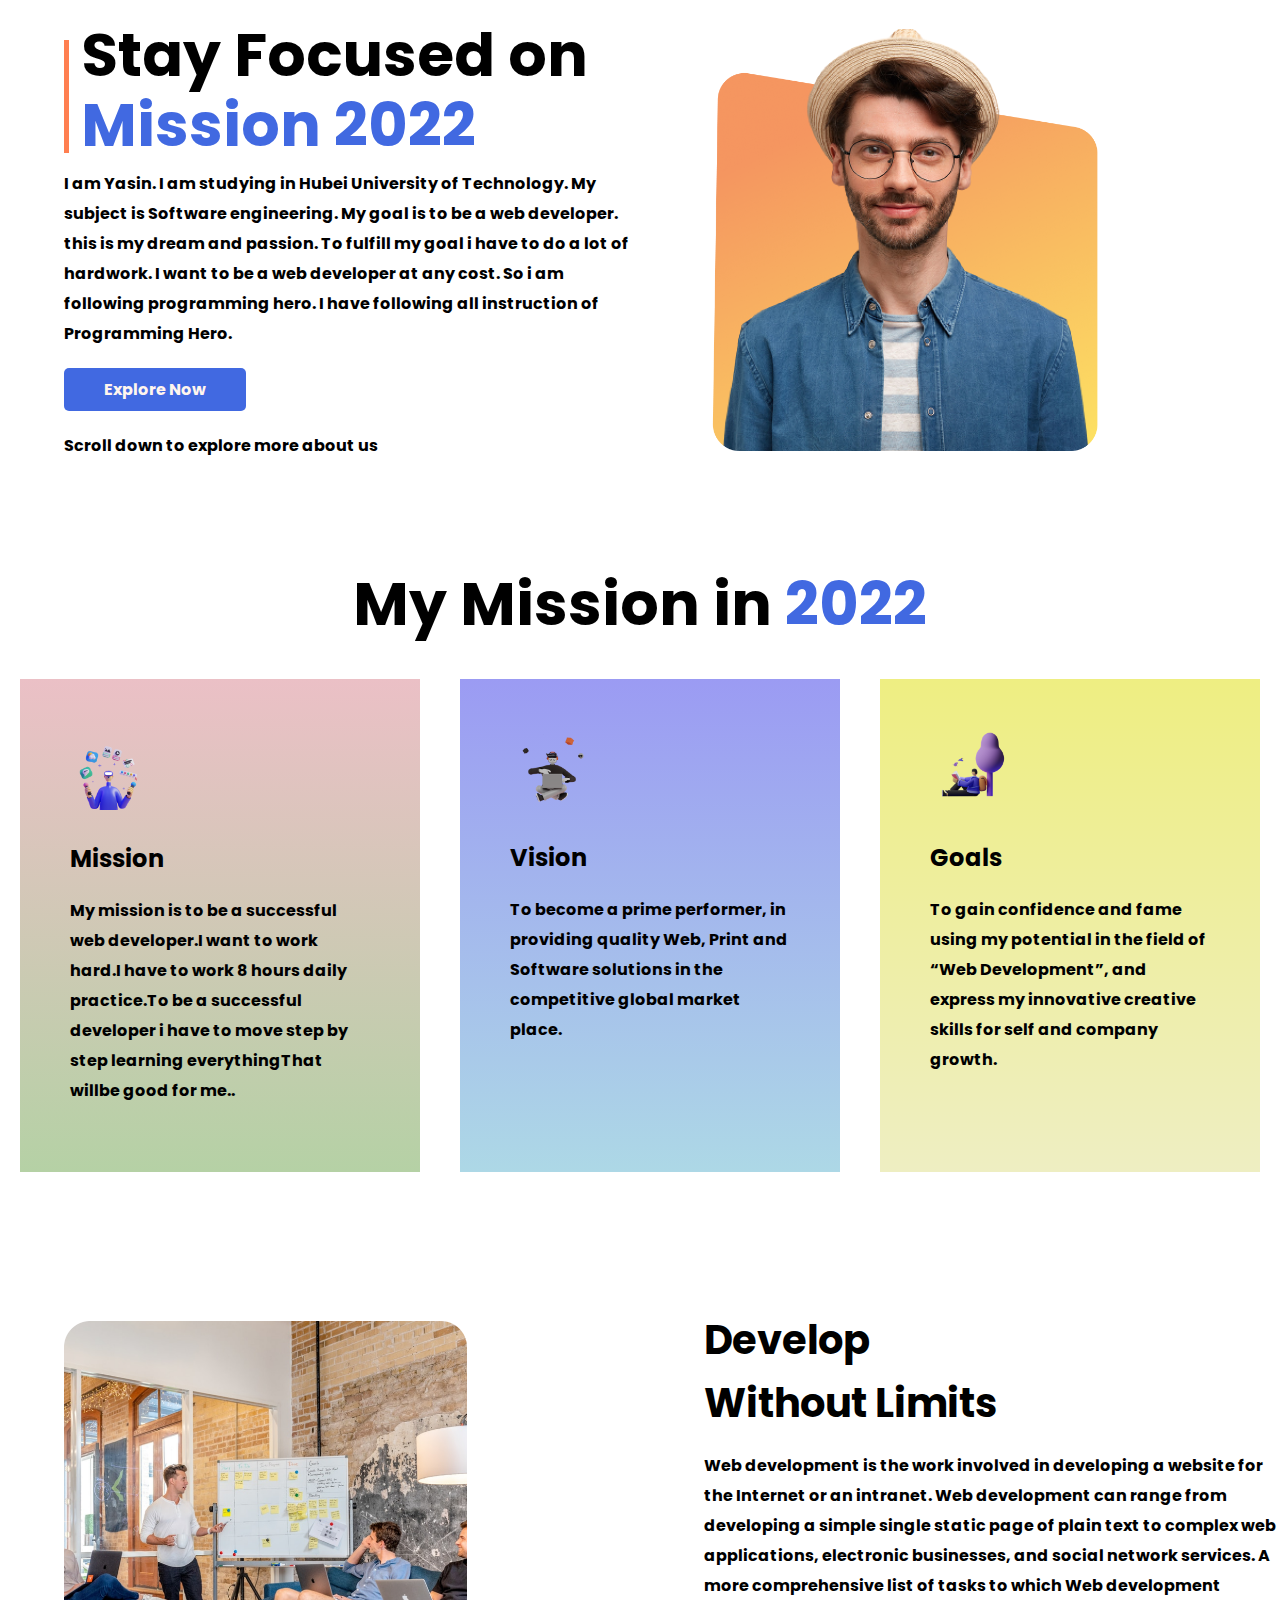
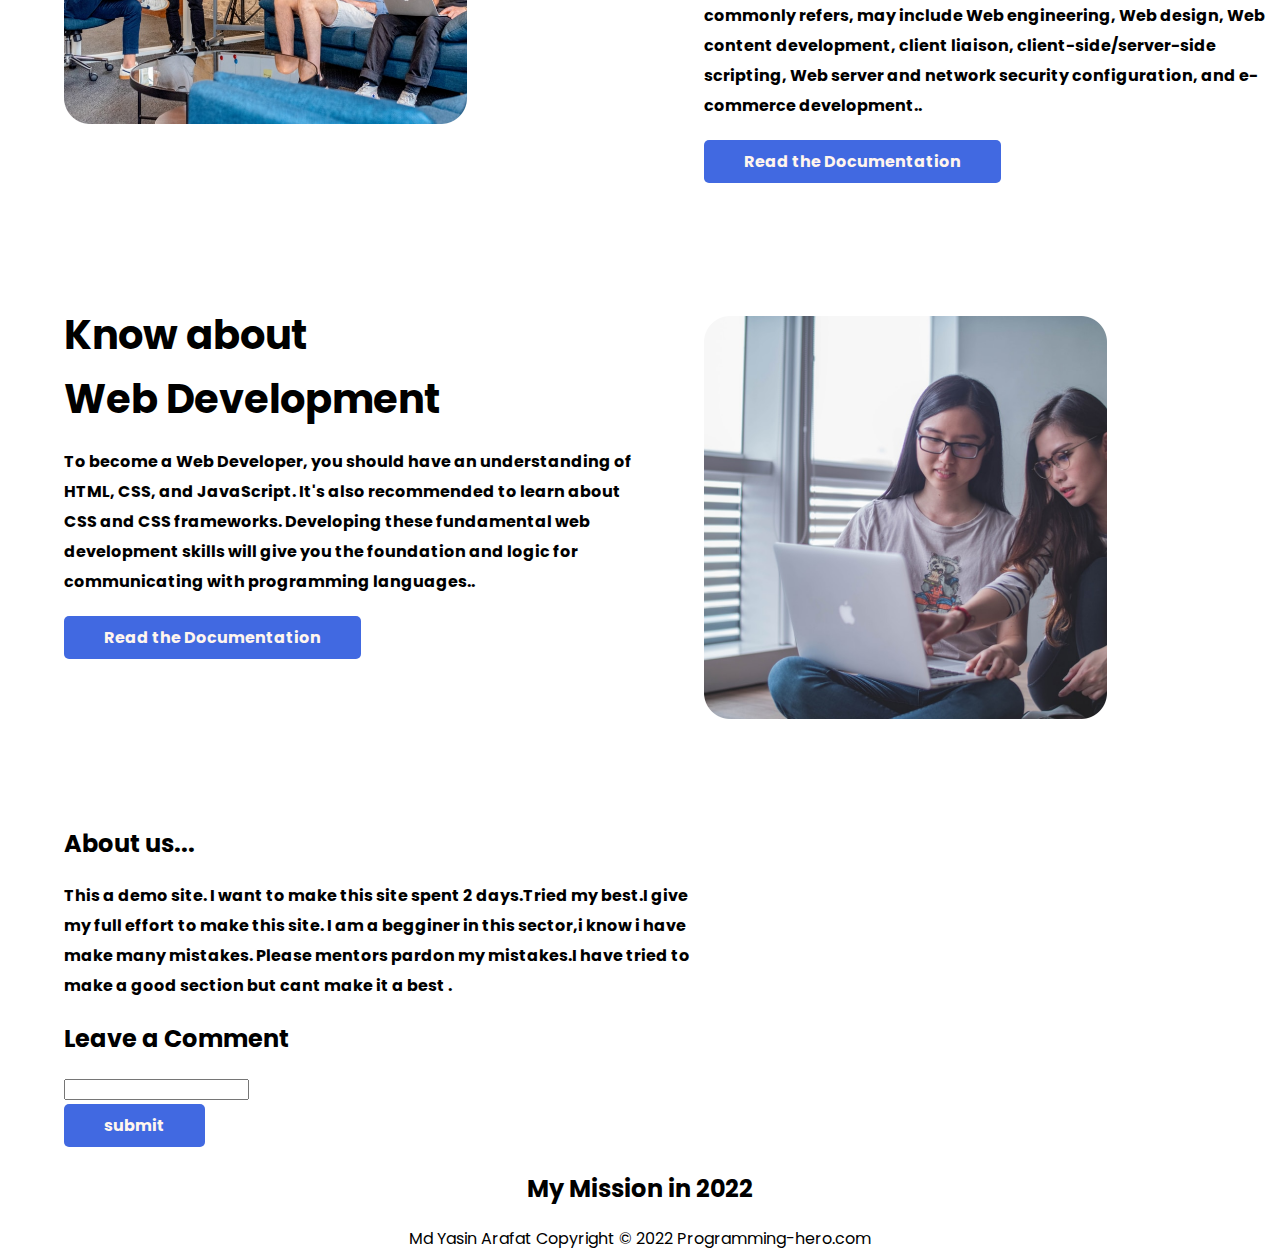
<file: index.html>
<!DOCTYPE html>
<html lang="en">

<head>
    <meta charset="UTF-8">
    <meta http-equiv="X-UA-Compatible" content="IE=edge">
    <meta name="viewport" content="width=device-width, initial-scale=1.0">
    <title>Mission-2022</title>
    <link rel="preconnect" href="https://fonts.googleapis.com">
    <link rel="preconnect" href="https://fonts.gstatic.com" crossorigin>
    <link href="https://fonts.googleapis.com/css2?family=Poppins&display=swap" rel="stylesheet">
    <link rel="stylesheet" href="style.css">
</head>

<body>
    <section class="stay-focused flexible-container">
        <div class="half-width">

            <section id="border">
                <h1>Stay Focused on</h1>
                <h1 class="blue-color">Mission 2022</h1>
            </section>
            <p>I am Yasin. I am studying in Hubei University of Technology.
                My subject is Software engineering. My goal is to be a web developer. this is my dream and passion. To
                fulfill
                my
                goal i have to do a lot of hardwork. I want to be a web developer at any cost. So i am following
                programming
                hero. I
                have following all instruction of Programming Hero.</p>

            <a class="link-button" target="_blank" href="https://www.linkedin.com/in/md-yasin-arafat-571116219/">Explore
                Now</a>
            <p>Scroll down to explore more about us</p>
        </div>
        <div class="half-width">
            <img src="images/person/person-1.png" alt="">
        </div>
    </section>
    <section class="My Mission">
        <h1 id="mission-center">My Mission in <span class="blue-color">2022</span>
        </h1>
        <div class="flexible-container">
            <section>
                <div class="box1">
                    <div class="illustrator">
                        <img src="images/illustrators/illustrator-1.png" alt="">
                    </div>
                    <h2>Mission</h2>
                    <p>My mission is to be a successful web developer.I want to work hard.I have to work 8 hours daily
                        practice.To be a successful developer i have to move step by step learning everythingThat willbe
                        good for me..</p>
                </div>
            </section>
            <div class="box2">
                <div class="illustrator">
                    <img src="images/illustrators/illustrator-2.png" alt="">
                </div>
                <h2>Vision</h2>
                <p>To become a prime performer, in providing quality Web, Print and Software solutions in the
                    competitive global market place.</p>
            </div>
            <div class="box3">
                <div class="illustrator">
                    <img src="images/illustrators/illustrator-3.png" alt="">
                </div>
                <h2>Goals</h2>
                <p> To gain confidence and fame using my potential in the field of “Web Development”, and express my
                    innovative creative skills for self and company growth.</p>
            </div>
        </div>
    </section>

    <section class="flexible-container">
        <div class="half-width">
            <img src="images/pictures/project.png" alt="">
        </div>
        <div class="half-width">
            <h2 id="font-size">
                Develop
            </h2>
            <h2 id="font-size">
                Without Limits
            </h2>
            <p>Web development is the work involved in developing a website for the Internet or an intranet. Web
                development can range from developing a simple single static page of plain text to complex web
                applications, electronic businesses, and social network services. A more comprehensive list of tasks to
                which Web development commonly refers, may include Web engineering, Web design, Web content development,
                client liaison, client-side/server-side scripting, Web server and network security configuration, and
                e-commerce development..</p>

            <a class="link-button" target="_blank" href="https://www.linkedin.com/in/md-yasin-arafat-571116219/">Read
                the Documentation</a>
        </div>

    </section>

    <section class="flexible-container">

        <div class="half-width">
            <h2 id="font-size">
                Know about
            </h2>
            <h2 id="font-size">
                Web Development
            </h2>
            <p>To become a Web Developer, you should have an understanding of HTML, CSS, and JavaScript. It's also
                recommended to learn about CSS and CSS frameworks. Developing these fundamental web development skills
                will give you the foundation and logic for communicating with programming languages..</p>

            <a class="link-button" target="_blank" href="https://www.linkedin.com/in/md-yasin-arafat-571116219/">Read
                the Documentation</a>
        </div>
        <div class="half-width">
            <img src="images/pictures/coding.png" alt="">
        </div>

    </section>
    <section class="About-us half-width">
        <h2>About us...</h2>
        <p>
            This a demo site. I want to make this site spent 2 days.Tried my best.I give my full effort to make this
            site.
            I am a begginer in this sector,i know i have make many mistakes. Please mentors pardon my mistakes.I have
            tried to make a good section but cant make it a best .
        </p>
    </section>
    <section class="comment">
        <h2>Leave a Comment</h2>
        <input type="text"><br>
        <a class="link-button" target="_blank" href="">submit</a>
    </section>

    <footer>
        <h2>My Mission in 2022</h2>
        Md Yasin Arafat Copyright © 2022 Programming-hero.com
    </footer>
</body>


</html>
</file>
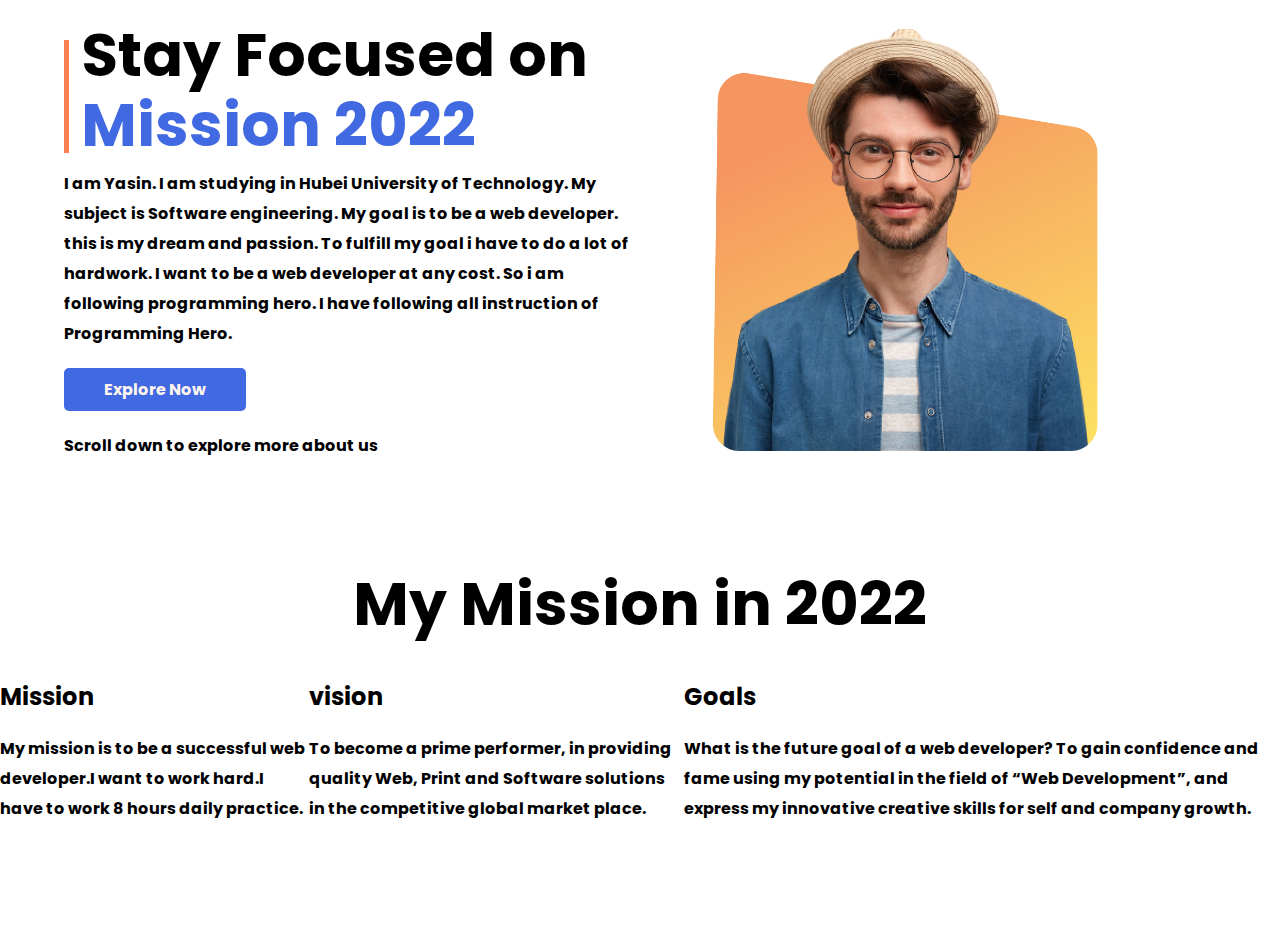
<file: idex.html>
<!DOCTYPE html>
<html lang="en">

<head>
    <meta charset="UTF-8">
    <meta http-equiv="X-UA-Compatible" content="IE=edge">
    <meta name="viewport" content="width=device-width, initial-scale=1.0">
    <title>Mission-2022</title>
    <link rel="preconnect" href="https://fonts.googleapis.com">
    <link rel="preconnect" href="https://fonts.gstatic.com" crossorigin>
    <link href="https://fonts.googleapis.com/css2?family=Poppins&display=swap" rel="stylesheet">
    <link rel="stylesheet" href="style.css">
</head>

<body>
    <section class="stay-focused flexible-container">
        <div class="half-width">

            <section id="border">
                <h1>Stay Focused on</h1>
                <h1 class="blue-color">Mission 2022</h1>
            </section>
            <p>I am Yasin. I am studying in Hubei University of Technology.
                My subject is Software engineering. My goal is to be a web developer. this is my dream and passion. To
                fulfill
                my
                goal i have to do a lot of hardwork. I want to be a web developer at any cost. So i am following
                programming
                hero. I
                have following all instruction of Programming Hero.</p>

            <a class="link-button" target="_blank" href="https://www.linkedin.com/in/md-yasin-arafat-571116219/">Explore
                Now</a>
            <p>Scroll down to explore more about us</p>
        </div>
        <div class="half-width">
            <img src="images/person/person-1.png" alt="">
        </div>
    </section>
    <section class="My Mission">
        <h1 id="mission-center">My Mission in 2022
        </h1>
        <div class="flexible-container">
            <div>
                <h2>
                    Mission
                </h2>
                <p>My mission is to be a successful web developer.I want to work hard.I have to work 8 hours daily
                    practice.</p>
            </div>
            <div>
                <h2>vision</h2>
                <p>To become a prime performer, in providing quality Web, Print and Software solutions in the
                    competitive global market place.</p>
            </div>
            <div>
                <h2>Goals</h2>
                <p>What is the future goal of a web developer?
                    To gain confidence and fame using my potential in the field of “Web Development”, and express my
                    innovative creative skills for self and company growth.</p>
            </div>
        </div>


    </section>
</body>


</html>
</file>
<file: style.css>
body{
    font-family: 'Poppins', sans-serif;
    margin:0;
}
h1{
    font-size: 60px;
    line-height: 30px;
    
}
.blue-color{
    color: royalblue;
}
.flexible-container{
    display: flex;
    margin-bottom: 100px;
}
.half-width{
    width: 50%;
    padding-left: 5%;
}
.half-width img{
    width: 70%;
    padding-top: 5%;
}
.link-button{
    text-decoration: none;
    background-color: royalblue;
    padding: 10px 40px;
    border-radius: 5px;
    color: seashell;
    font-weight: 700;
    line-height: 50px;
}
p{
    line-height: 30px;
    font-weight: 700;
}
#border{
    border-left: 5px solid coral;
    padding-left: 2%;
    height: 23%;
}
#mission-center{
    text-align: center;
}
.illustrator img{
    width: 30%;
}
.box1{
  width: 300px;
  background-image: linear-gradient(rgb(235, 192, 198),rgb(181, 209, 165));
  padding: 50px;
  margin: 20px;
}
.box2{
    width: 300px;
    background-image: linear-gradient(rgb(155, 155, 243),lightblue);
    padding: 50px;
    margin: 20px;
}

.box3{
    width: 300px;
    background-image: linear-gradient(rgb(238, 238, 130),rgb(238, 238, 194));
    padding: 50px;
    margin: 20px;
}
  #font-size{
    font-size: 40px;
    line-height: 30px;
    font-weight: bold;

  }
  .comment{
      padding-left: 5%;
  }
  .About-us{
    padding-left: 5%;
  }
  input{
      size: 50px;
  }
  
    footer{
      text-align: center;
  }
</file>
